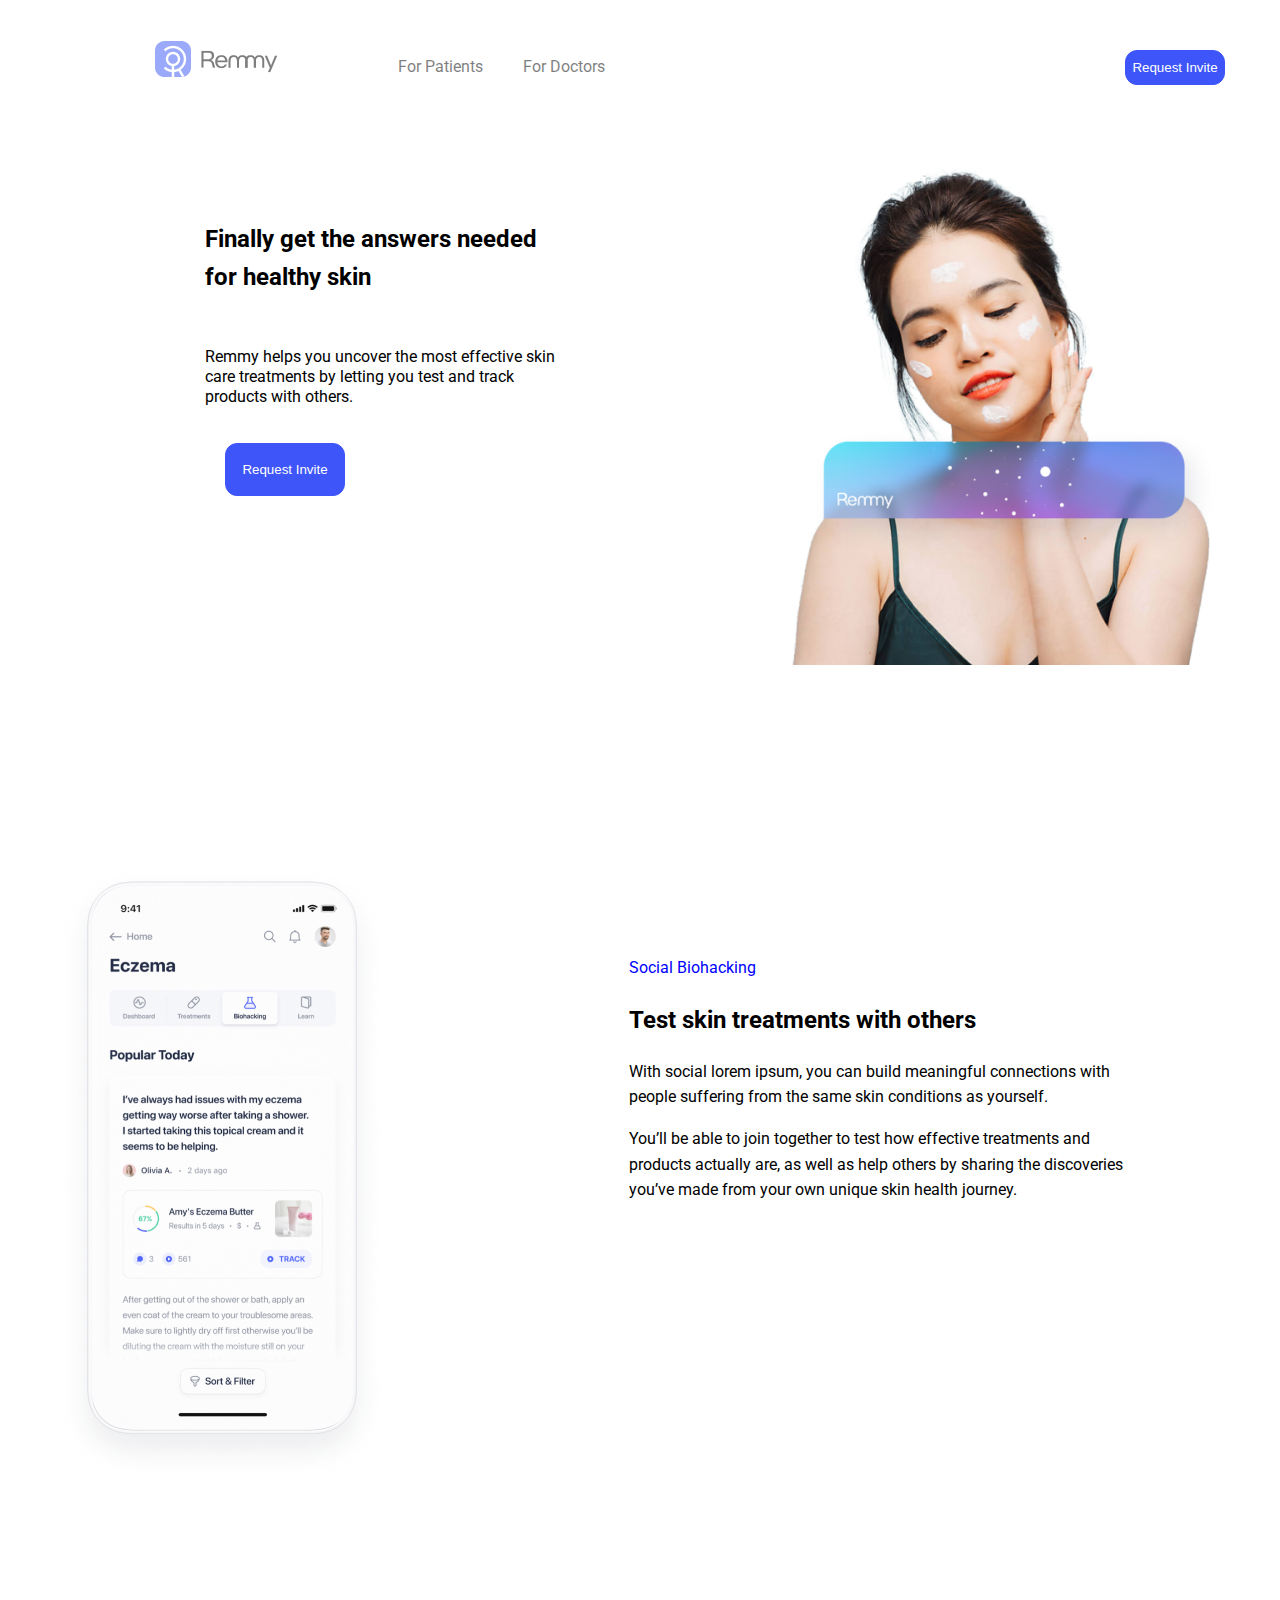
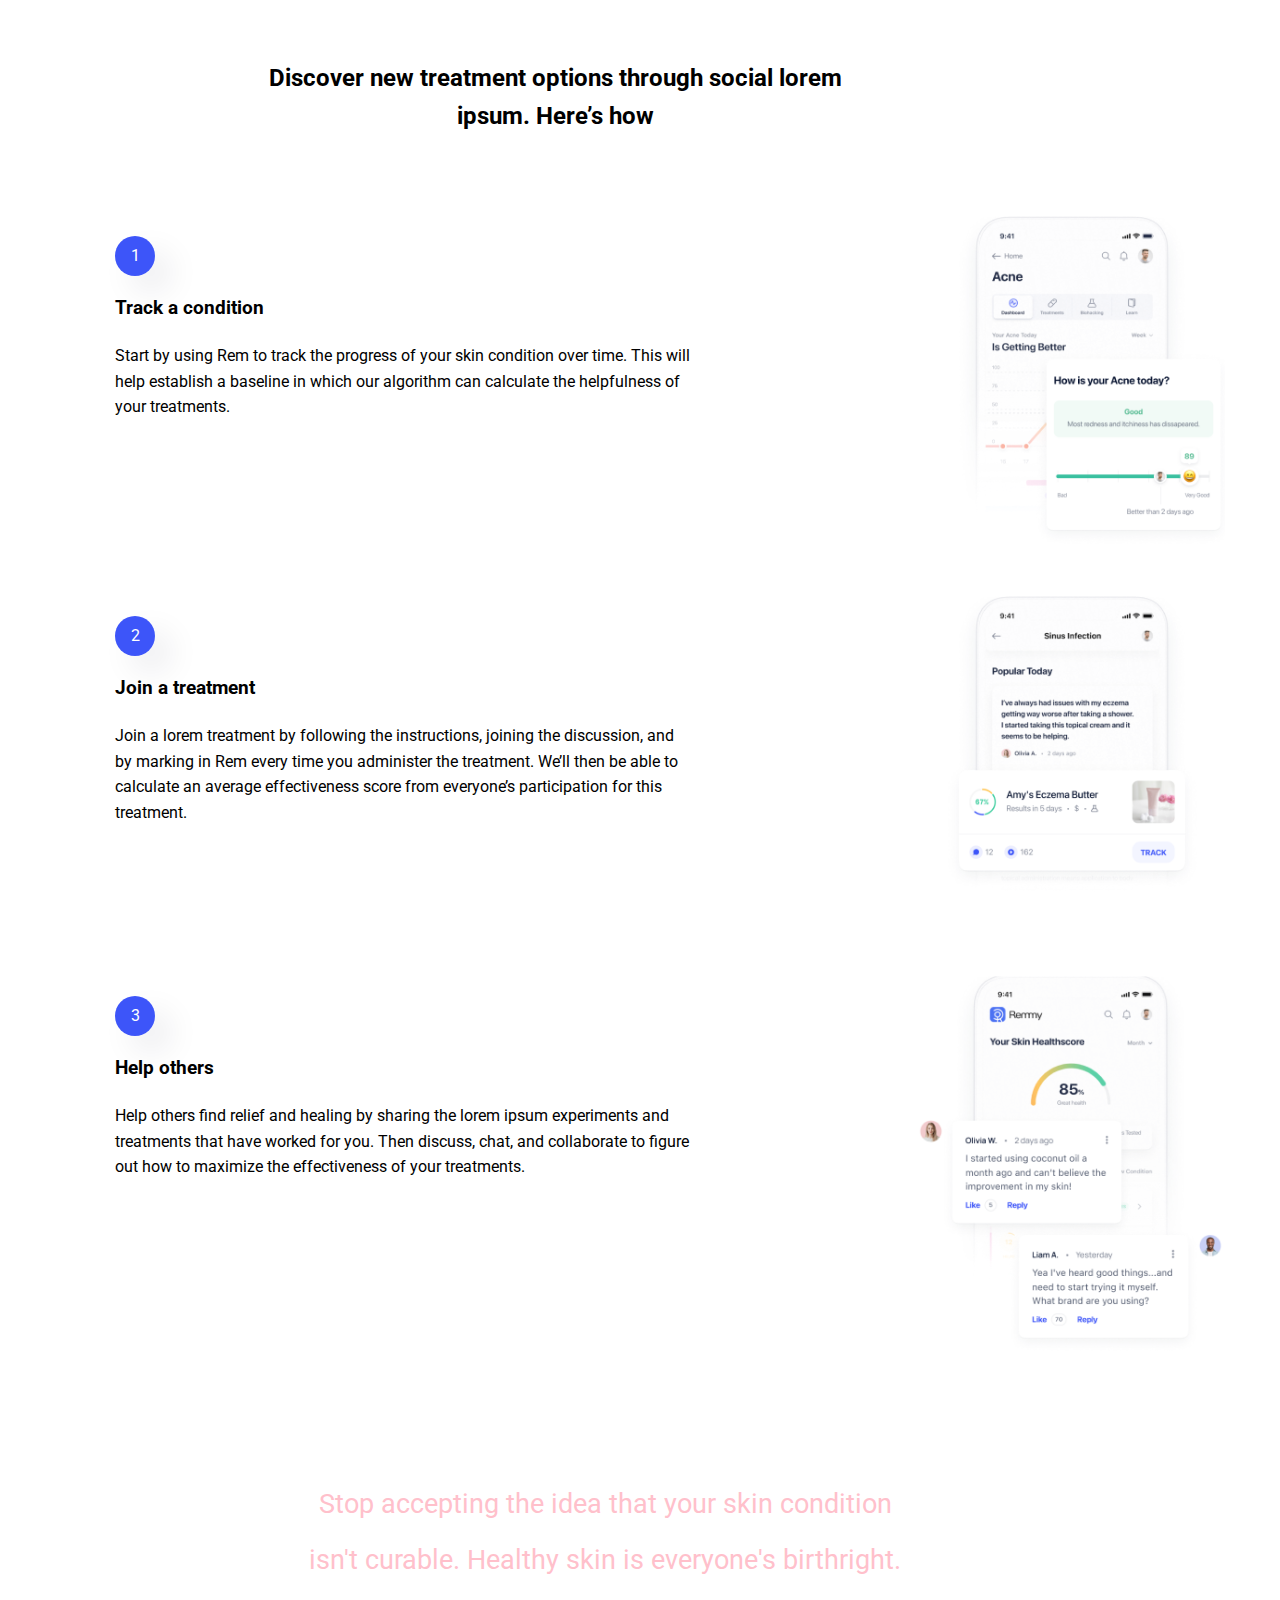
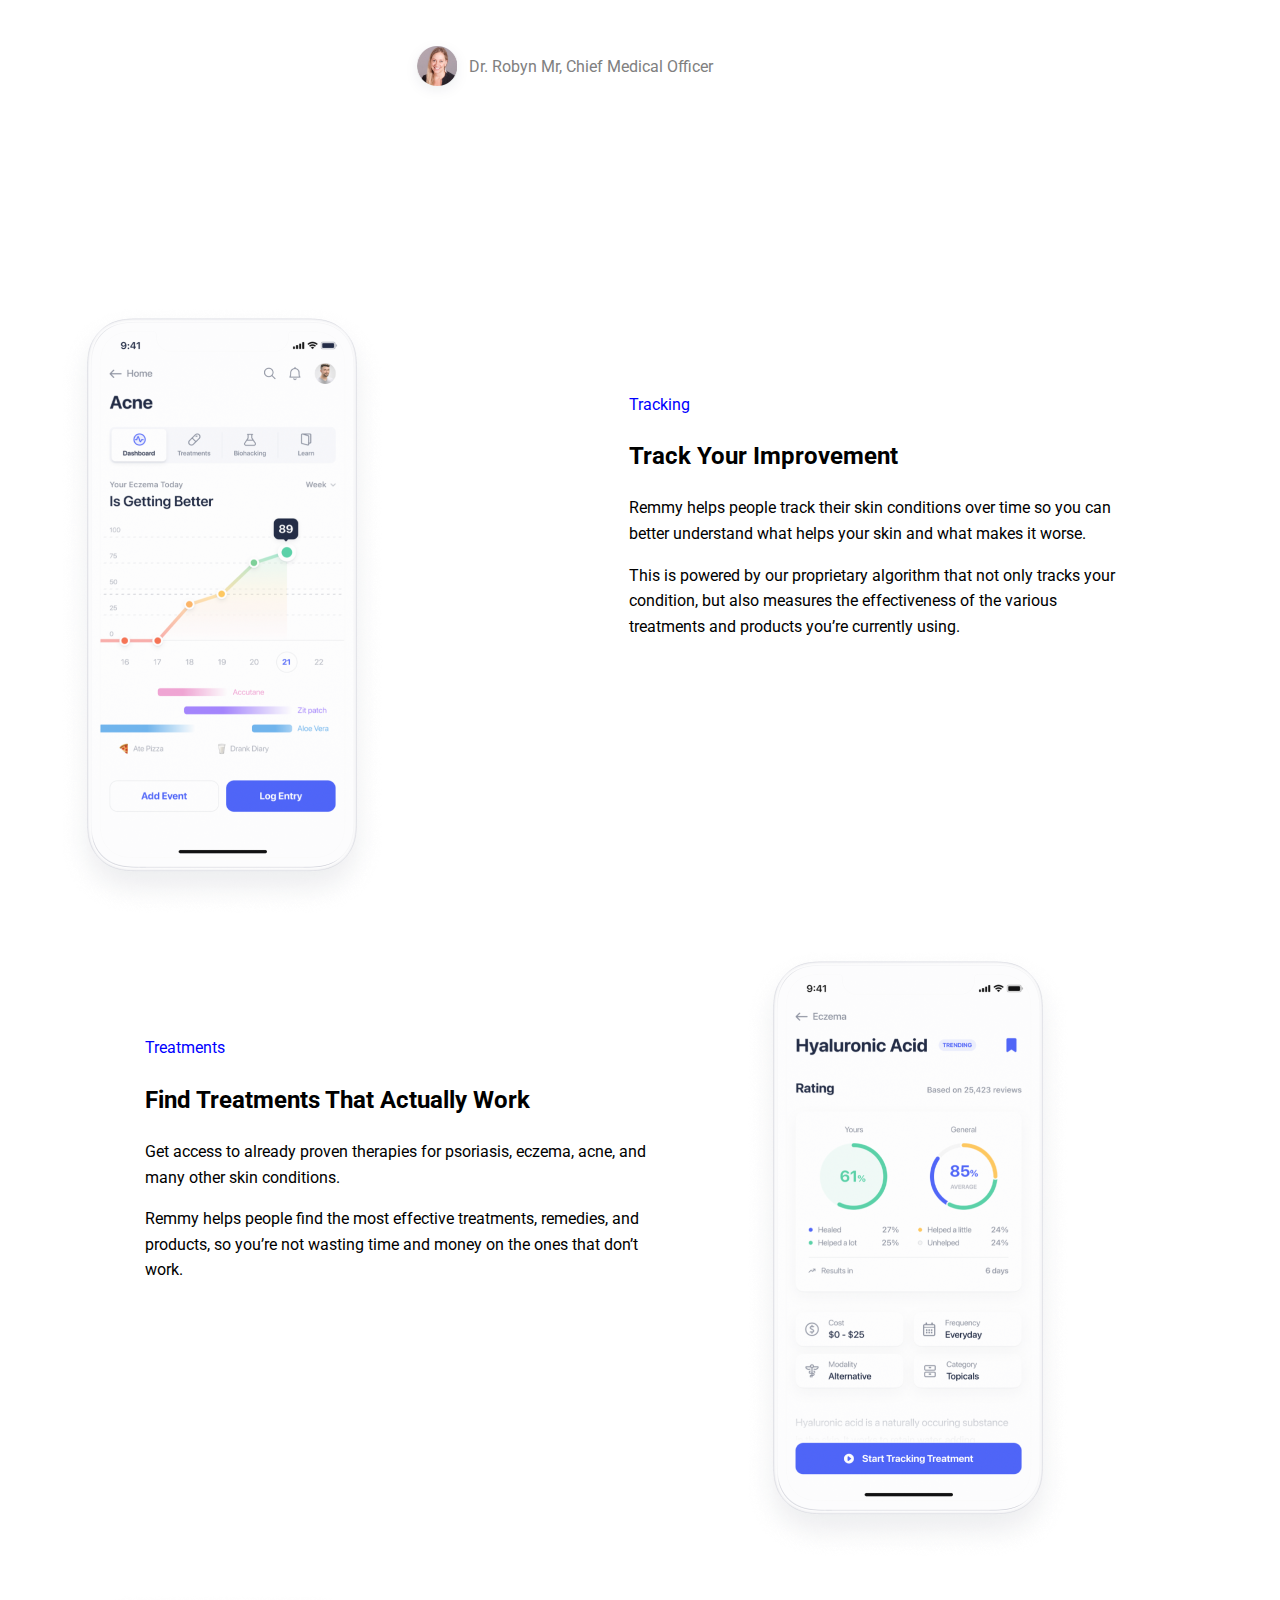
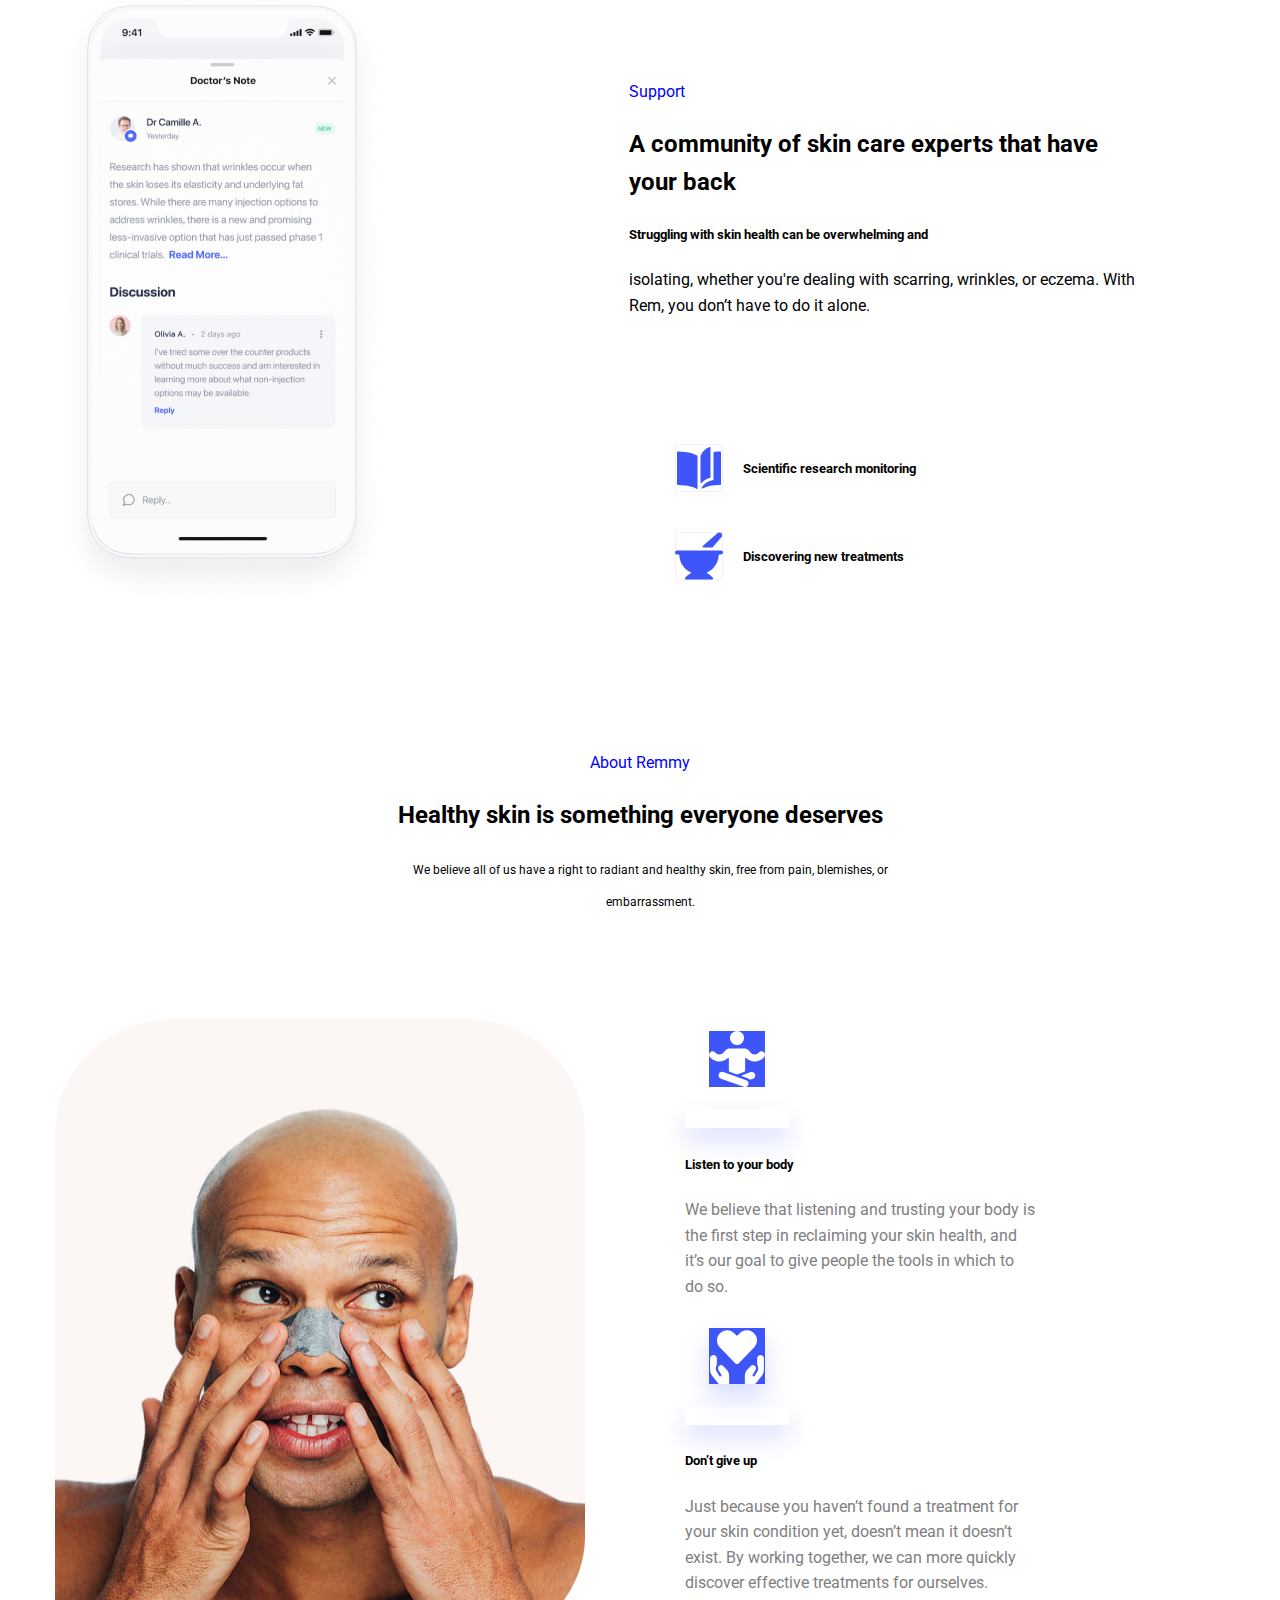
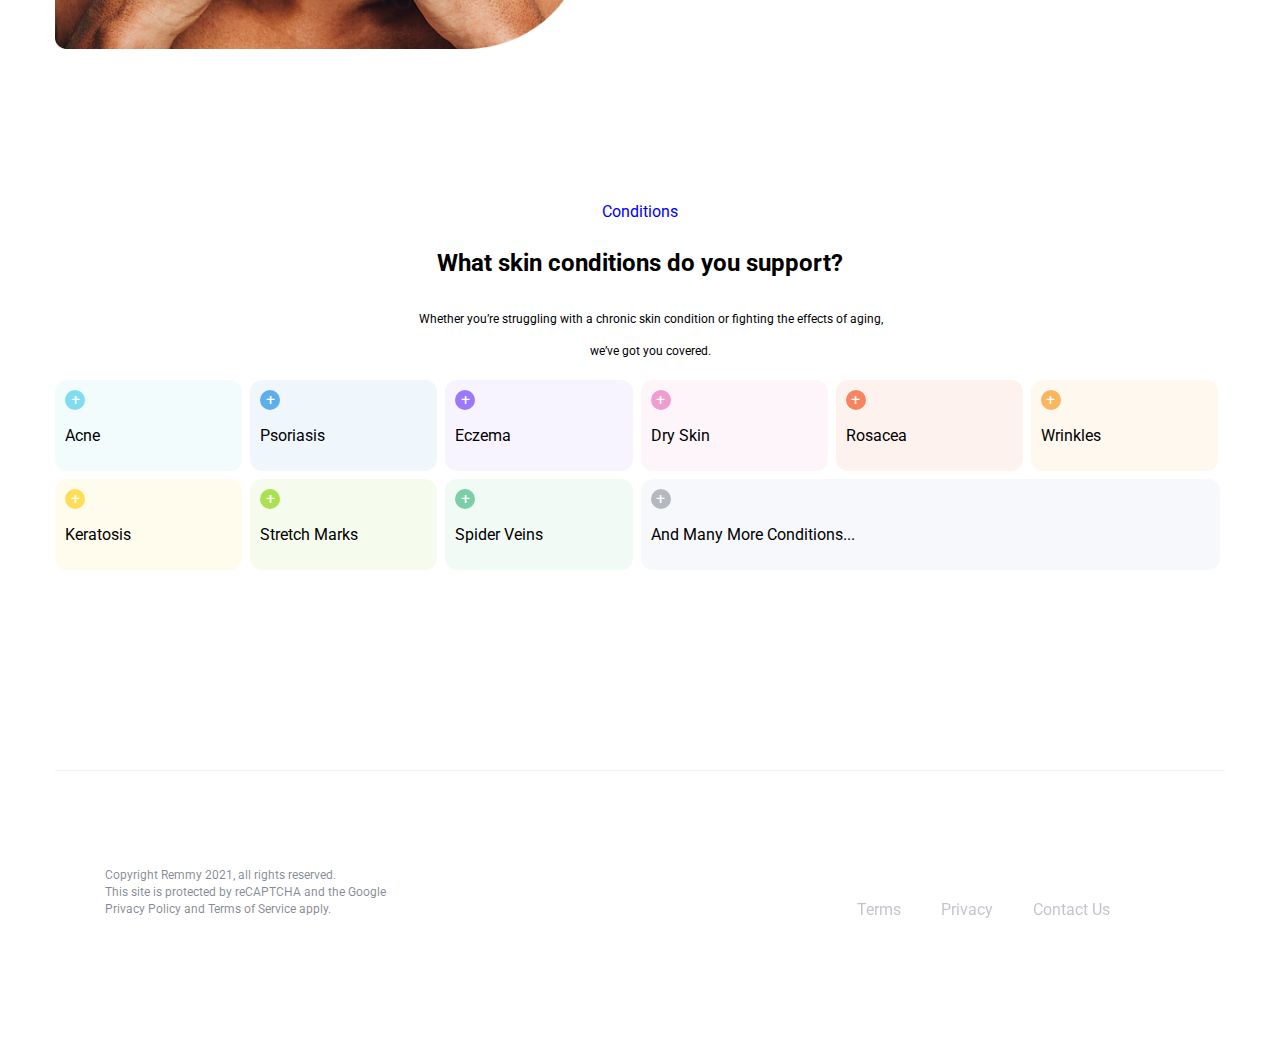
<file: index.html>
<!DOCTYPE html>
<html lang="en">
  <head>
    <meta charset="UTF-8" />
    <meta http-equiv="X-UA-Compatible" content="IE=edge" />
    <meta name="viewport" content="width=device-width, initial-scale=1.0" />
    <title>Remmy</title>
    <link rel="preconnect" href="https://fonts.googleapis.com" />
    <link rel="preconnect" href="https://fonts.gstatic.com" crossorigin />
    <link
      href="https://fonts.googleapis.com/css2?family=Roboto&display=swap"
      rel="stylesheet"
    />
    <link rel="stylesheet" href="./exam/main.css" />
  </head>
  <body>
    <header class="main-header">
      <div class="container">
        <nav class="main-nav">
          <ul>
            <li>
              <a href="#">
                <h1>
                  <img
                    class="logo"
                    src="./picture/header-icon.svg"
                    alt="r-icon"
                  />
                </h1>
              </a>
            </li>
            <li>
              <a href="#">For Patients</a>
            </li>
            <li>
              <a href="#">For Doctors</a>
            </li>
            <button class="btn btn-primary">Request Invite</button>
          </ul>
        </nav>
      </div>
    </header>

    <main>
      <section class="section">
        <div class="container">
          <div class="word">
            <div class="section-inner">
              <h2>Finally get the answers needed for healthy skin</h2>
              <p>
                Remmy helps you uncover the most effective skin care treatments
                by letting you test and track products with others.
              </p>
              <a href="#">
                <button class="btn btn-special">Request Invite</button>
              </a>
            </div>
            <img class="girl-photo" src="./picture/girl.png" alt="girl-photo" />
          </div>
        </div>
      </section>

      <section class="section_2">
        <div class="container">
          <div class="all">
            <div class="section-img">
              <img src="./picture/img-1.png" alt="phone img-1" />
            </div>
            <div class="content">
              <span class="span">Social Biohacking</span>
              <h2>Test skin treatments with others</h2>
              <p>
                With social lorem ipsum, you can build meaningful connections
                with people suffering from the same skin conditions as yourself.
              </p>
              <p>
                You’ll be able to join together to test how effective treatments
                and products actually are, as well as help others by sharing the
                discoveries you’ve made from your own unique skin health
                journey.
              </p>
            </div>
          </div>
        </div>
      </section>

      <section class="section_3">
        <div class="container">
          <div class="discover">
            <h2 class="h2">
              Discover new treatment options through social lorem ipsum. Here’s
              how
            </h2>
            <div class="one">
              <div class="words">
                <span class="track-a-condition">1</span>
                <h3>Track a condition</h3>
                <p>
                  Start by using Rem to track the progress of your skin
                  condition over time. This will help establish a baseline in
                  which our algorithm can calculate the helpfulness of your
                  treatments.
                </p>
              </div>
              <img
                class="phone-img_3"
                src="./picture/img-2.png"
                alt="phone-img_2"
              />
            </div>

            <div class="one">
              <div class="words">
                <span class="track-a-condition">2</span>
                <h3>Join a treatment</h3>
                <p>
                  Join a lorem treatment by following the instructions, joining
                  the discussion, and by marking in Rem every time you
                  administer the treatment. We’ll then be able to calculate an
                  average effectiveness score from everyone’s participation for
                  this treatment.
                </p>
              </div>
              <img
                class="phone-img_3"
                src="./picture/img-3.png"
                alt="phone-img_3"
              />
            </div>

            <div class="one">
              <div class="words">
                <span class="track-a-condition">3</span>
                <h3>Help others</h3>
                <p>
                  Help others find relief and healing by sharing the lorem ipsum
                  experiments and treatments that have worked for you. Then
                  discuss, chat, and collaborate to figure out how to maximize
                  the effectiveness of your treatments.
                </p>
              </div>
              <img
                class="phone-img_3"
                src="./picture/img-4.png"
                alt="phone-img_4"
              />
            </div>
          </div>
        </div>
      </section>

      <section>
        <div class="container">
          <div class="pink-text">
            <h3 class="h3">
              Stop accepting the idea that your skin condition isn't curable.
              Healthy skin is everyone's birthright.
            </h3>
            <div class="display">
              <img src="./picture/girl-icon.svg" alt="girl-photo" />
              <p class="p">Dr. Robyn Mr, Chief Medical Officer</p>
            </div>
          </div>
        </div>
      </section>

      <section class="section_2">
        <div class="container">
          <div class="all">
            <div class="section-img">
              <img src="./picture/img-5.png" alt="phone img-5" />
            </div>
            <div class="content">
              <span class="span">Tracking</span>
              <h2>Track Your Improvement</h2>
              <p>
                Remmy helps people track their skin conditions over time so you
                can better understand what helps your skin and what makes it
                worse.
              </p>
              <p>
                This is powered by our proprietary algorithm that not only
                tracks your condition, but also measures the effectiveness of
                the various treatments and products you’re currently using.
              </p>
            </div>
          </div>
        </div>
      </section>

      <section class="section_2">
        <div class="container">
          <div class="external">
            <div class="section-img">
              <img src="./picture/img-6.png" alt="phone img-6" />
            </div>
            <div class="content">
              <span class="span">Treatments</span>
              <h2>Find Treatments That Actually Work</h2>
              <p>
                Get access to already proven therapies for psoriasis, eczema,
                acne, and many other skin conditions.
              </p>
              <p>
                Remmy helps people find the most effective treatments, remedies,
                and products, so you’re not wasting time and money on the ones
                that don’t work.
              </p>
            </div>
          </div>
        </div>
      </section>

      <section class="section_2">
        <div class="container">
          <div class="all">
            <div class="section-img">
              <img src="./picture/img-7.png" alt="phone img-7" />
            </div>
            <div class="content">
              <span class="span">Support</span>
              <h2>A community of skin care experts that have your back</h2>
              <h5>Struggling with skin health can be overwhelming and</h5>
              <p>
                isolating, whether you're dealing with scarring, wrinkles, or
                eczema. With Rem, you don’t have to do it alone.
              </p>
            </div>
          </div>
          <div class="icon">
            <div class="icon_word">
              <img class="book" src="./picture/Frame1.svg" alt="book" />
              <h5>Scientific research monitoring</h5>
            </div>
            <div class="icon_word">
              <img class="book" src="./picture/Frame2.svg" alt="cap" />
              <h5>Discovering new treatments</h5>
            </div>
          </div>
        </div>
      </section>

      <section>
        <div class="container">
          <div class="wrapper">
            <div class="about-remmy">
              <span class="span">About Remmy</span>
              <h2>Healthy skin is something everyone deserves</h2>
              <p>
                We believe all of us have a right to radiant and healthy skin,
                free from pain, blemishes, or embarrassment.
              </p>
            </div>
            <div class="remmy">
              <img
                class="man-picture"
                src="./picture/boy.png"
                alt="man-photo"
              />
              <div class="class">
                <div class="first-icon">
                  <h5>Listen to your body</h5>
                  <p class="p">
                    We believe that listening and trusting your body is the
                    first step in reclaiming your skin health, and it’s our goal
                    to give people the tools in which to do so.
                  </p>
                </div>
                <div class="last-icon">
                  <h5>Don’t give up</h5>
                  <p class="p">
                    Just because you haven’t found a treatment for your skin
                    condition yet, doesn’t mean it doesn’t exist. By working
                    together, we can more quickly discover effective treatments
                    for ourselves.
                  </p>
                </div>
              </div>
            </div>
          </div>
        </div>
      </section>

      <section>
        <div class="container">
          <div class="wrapper">
            <div class="about-remmy">
              <span class="span">Conditions</span>
              <h2>What skin conditions do you support?</h2>
              <p>
                Whether you’re struggling with a chronic skin condition or
                fighting the effects of aging, we’ve got you covered.
              </p>
            </div>
          </div>
          <div class="last-section">
            <div class="box box-1">
              <span class="plus plus-1">+</span>
              <p>Acne</p>
            </div>
            <div class="box box-2">
              <span class="plus plus-2">+</span>
              <p>Psoriasis</p>
            </div>
            <div class="box box-3">
              <span class="plus plus-3">+</span>
              <p>Eczema</p>
            </div>
            <div class="box box-4">
              <span class="plus plus-4">+</span>
              <p>Dry Skin</p>
            </div>
            <div class="box box-5">
              <span class="plus plus-5">+</span>
              <p>Rosacea</p>
            </div>
            <div class="box box-6">
              <span class="plus plus-6">+</span>
              <p>Wrinkles</p>
            </div>
            <div class="box box-7">
              <span class="plus plus-7">+</span>
              <p>Keratosis</p>
            </div>
            <div class="box box-8">
              <span class="plus plus-8">+</span>
              <p>Stretch Marks</p>
            </div>
            <div class="box box-9">
              <span class="plus plus-9">+</span>
              <p>Spider Veins</p>
            </div>
            <div class="box-10">
              <span class="plus plus-10">+</span>
              <p>And Many More Conditions...</p>
            </div>
          </div>
        </div>
      </section>
    </main>

    <footer>
      <nav class="footer-nav">
        <div class="container">
          <div class="border">
            <div class="footer-word">
              <p>Copyright Remmy 2021, all rights reserved.</p>
              <p>This site is protected by reCAPTCHA and the Google</p>
              <p>Privacy Policy and Terms of Service apply.</p>
            </div>
            <div class="footer">
              <ul>
                <li>
                  <a href="#">Terms</a>
                </li>
                <li>
                  <a href="#">Privacy</a>
                </li>
                <li>
                  <a href="#">Contact Us</a>
                </li>
              </ul>
            </div>
          </div>
        </div>
      </nav>
    </footer>
  </body>
</html>
</file>
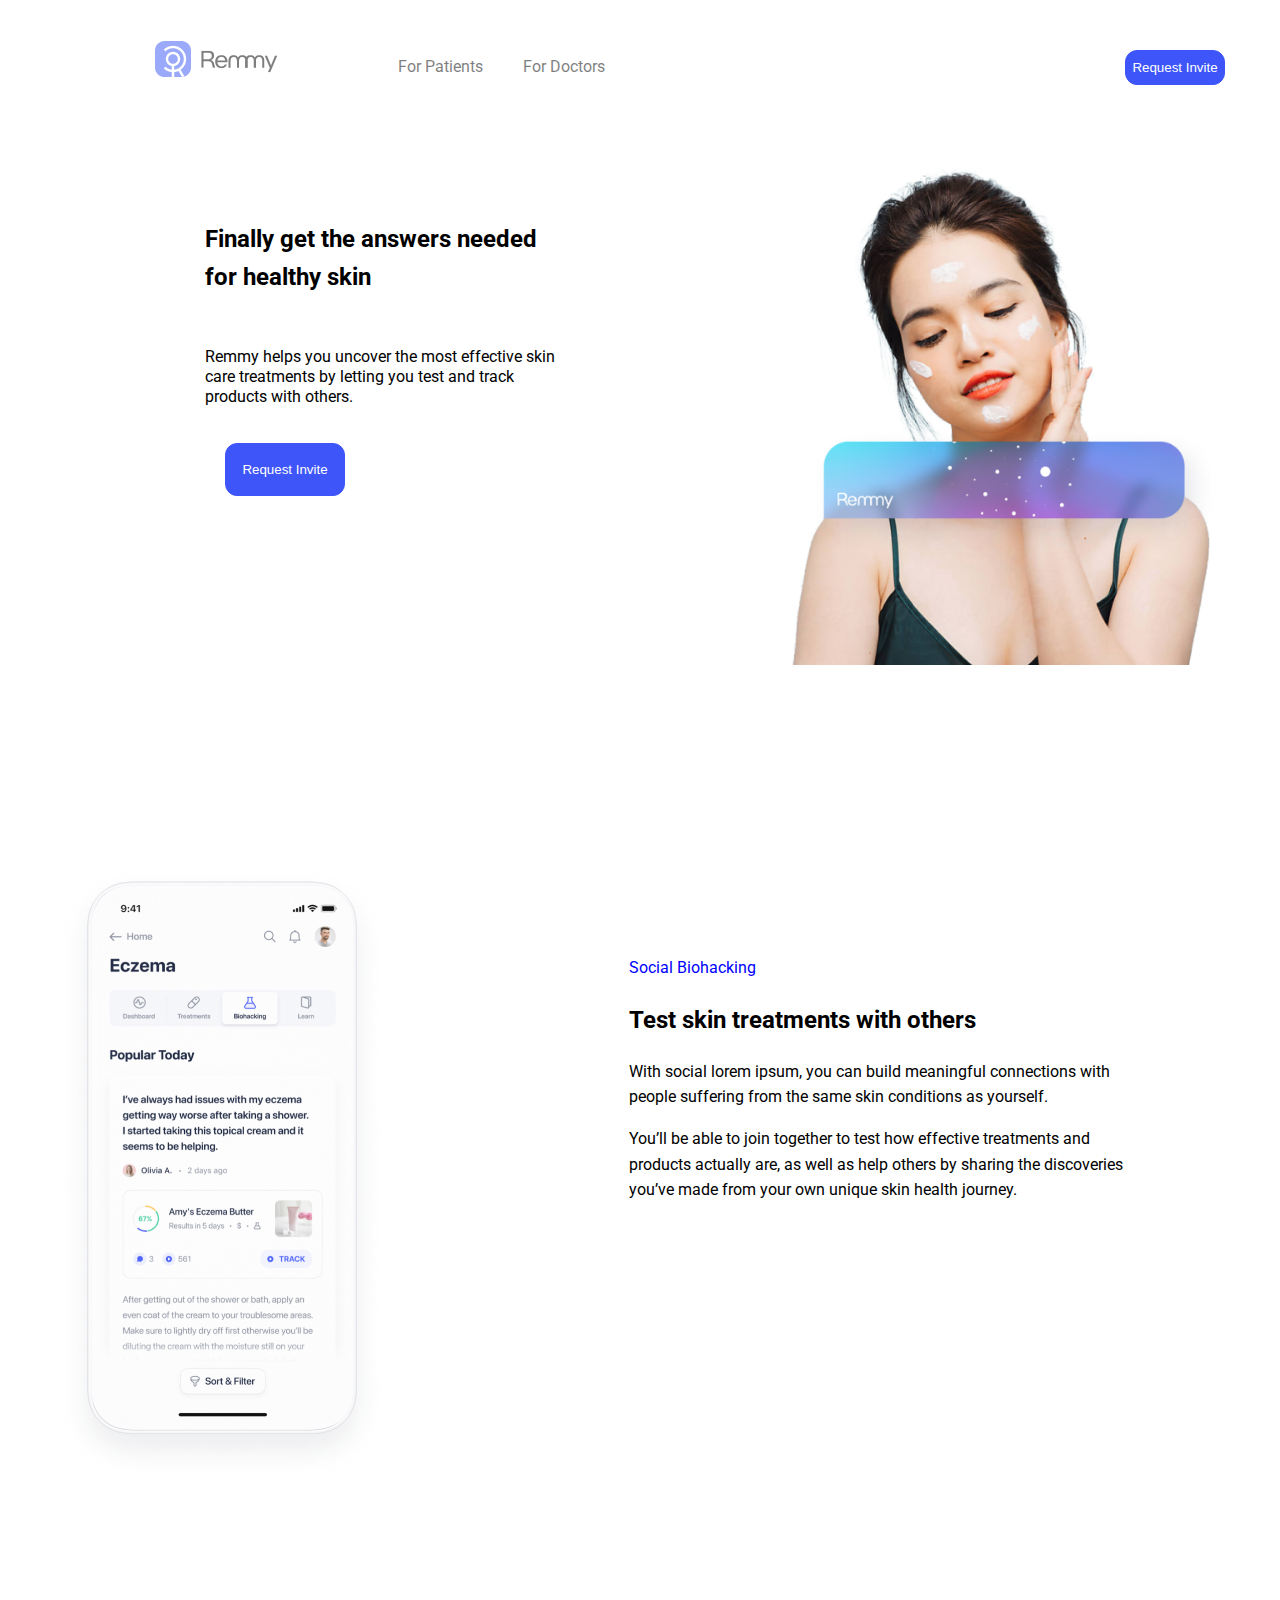
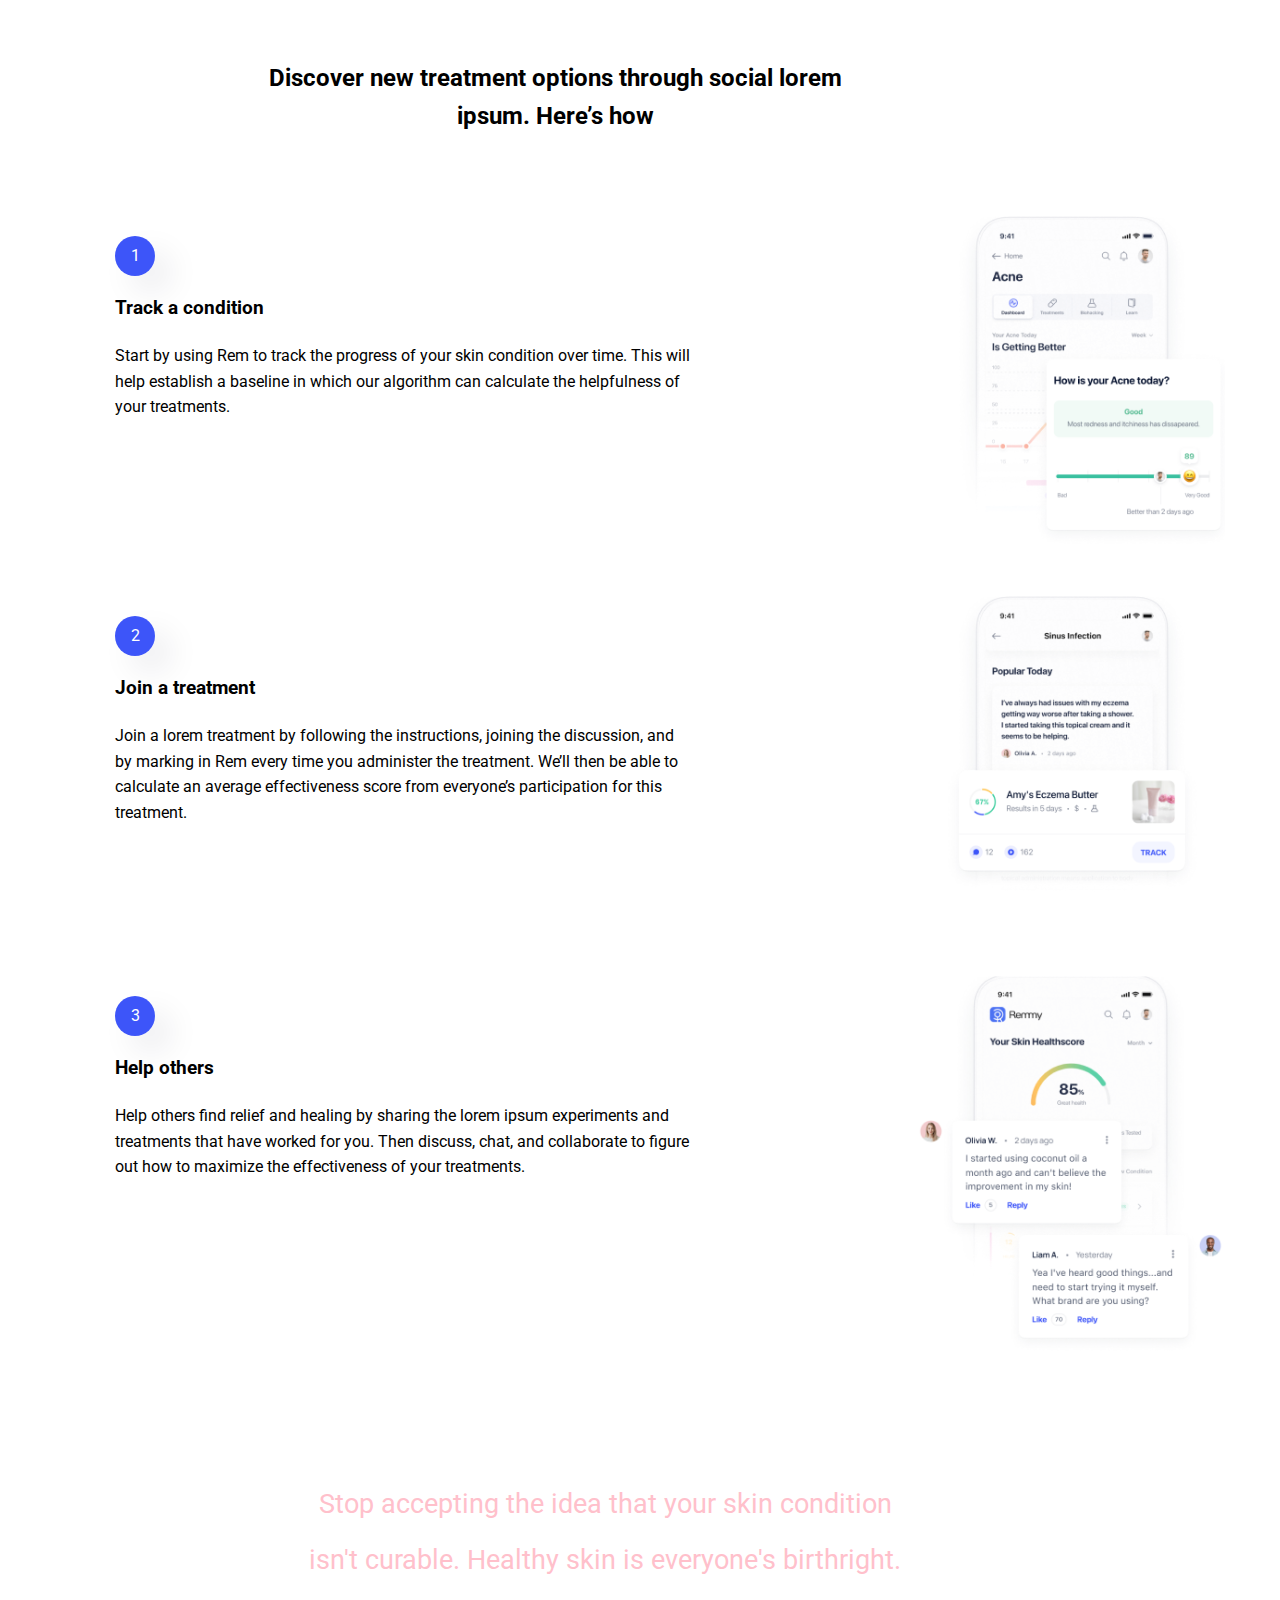
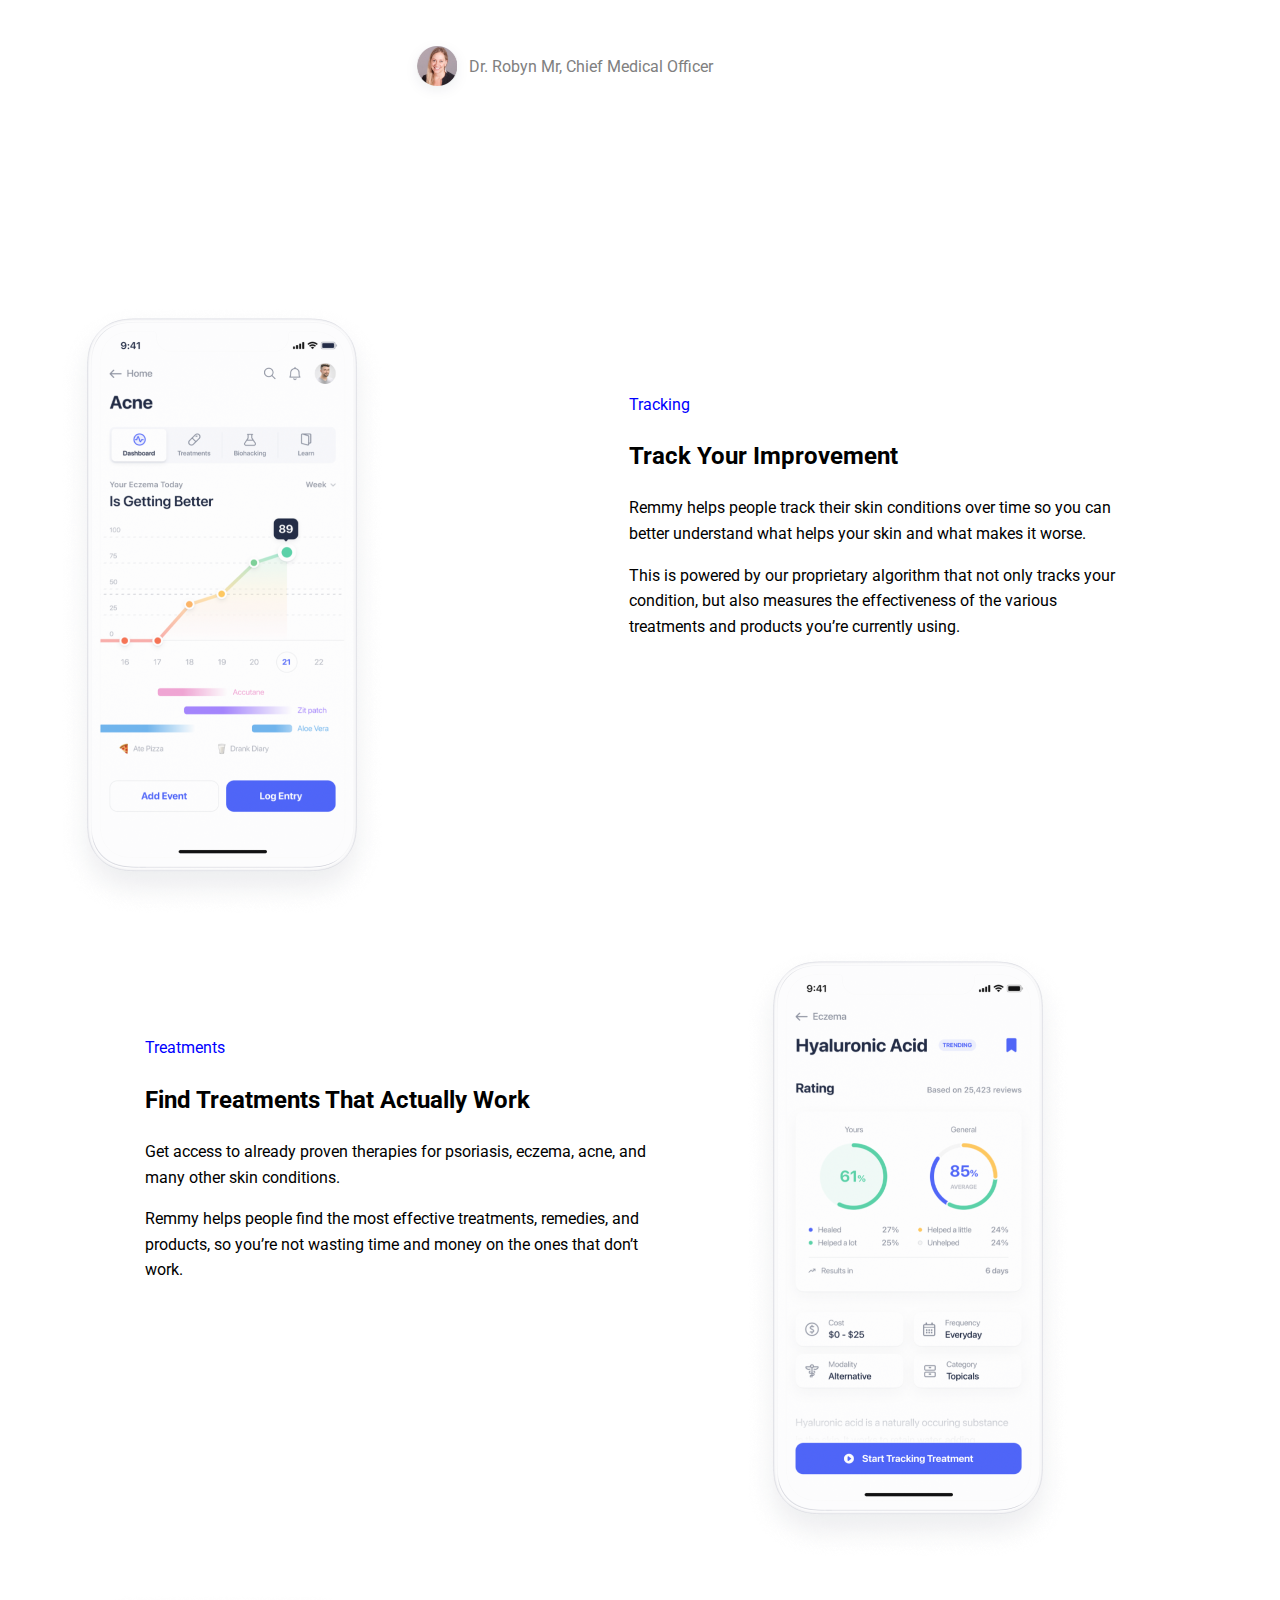
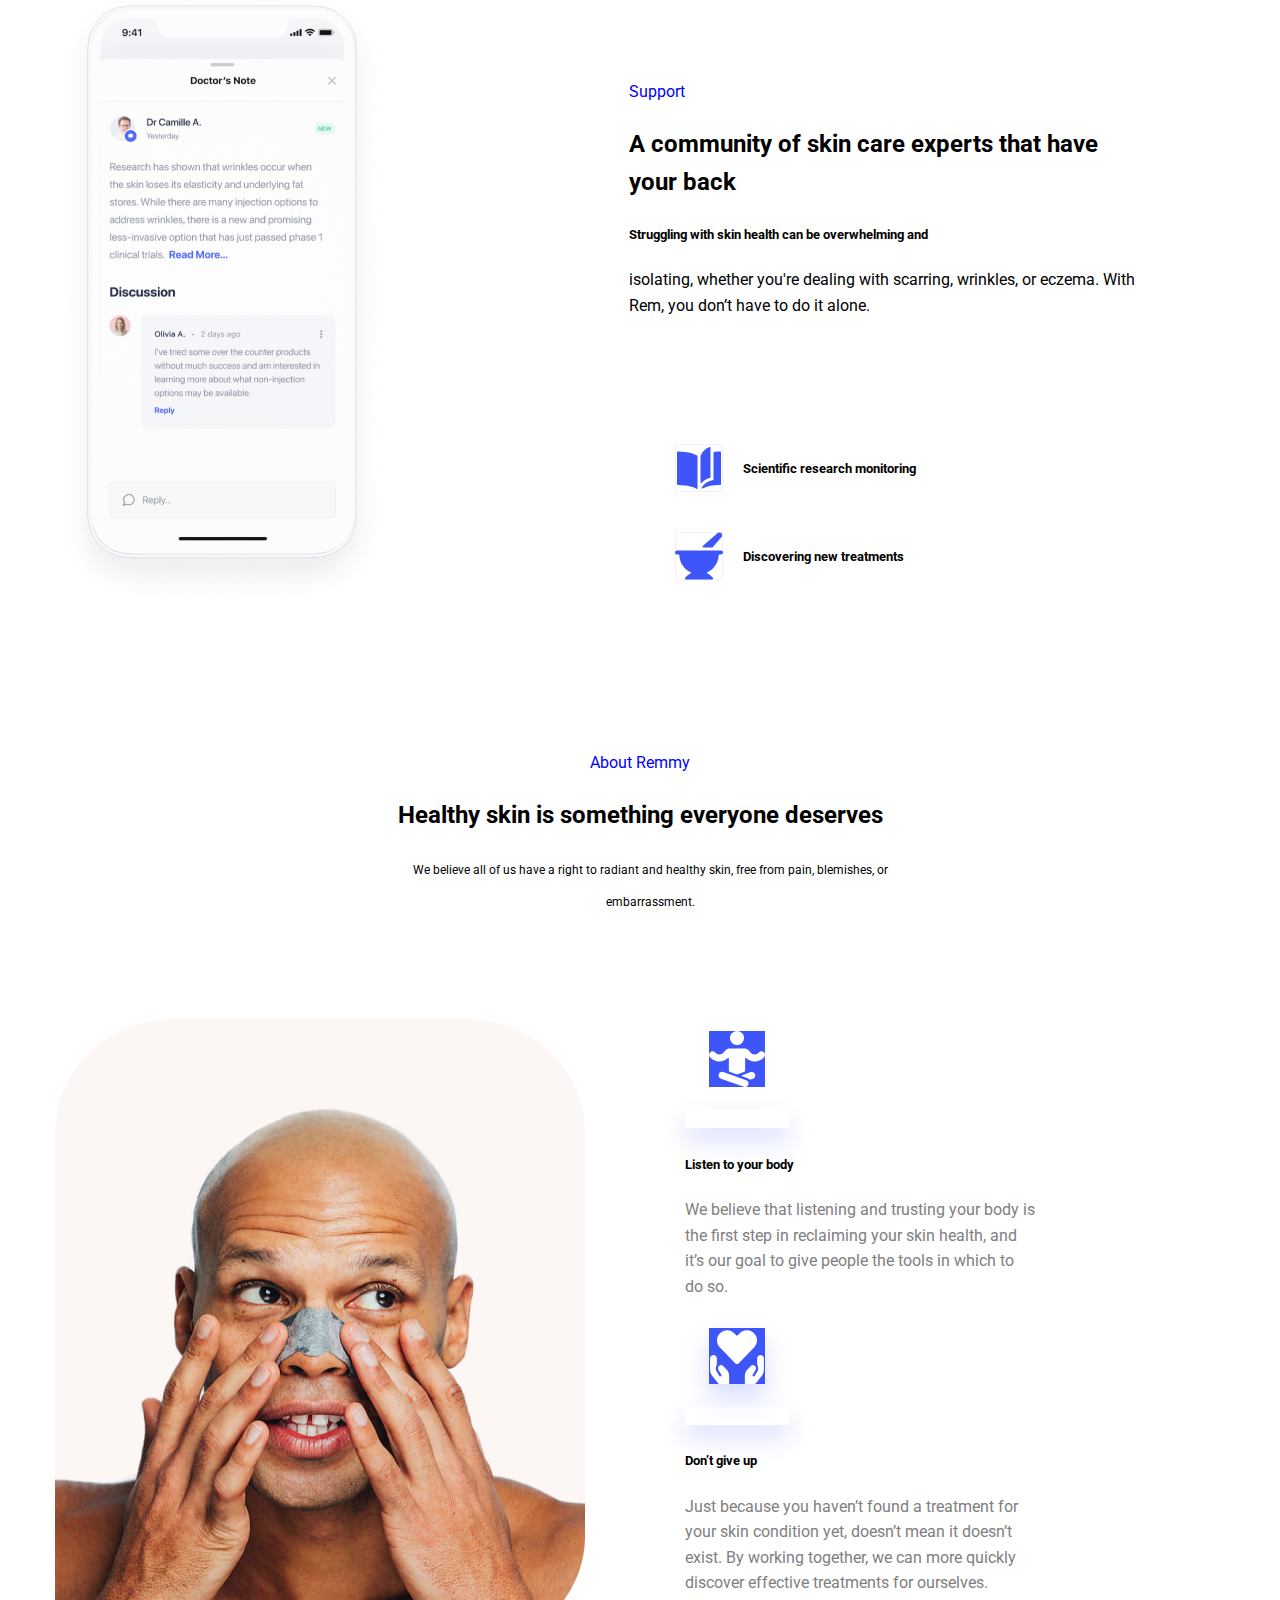
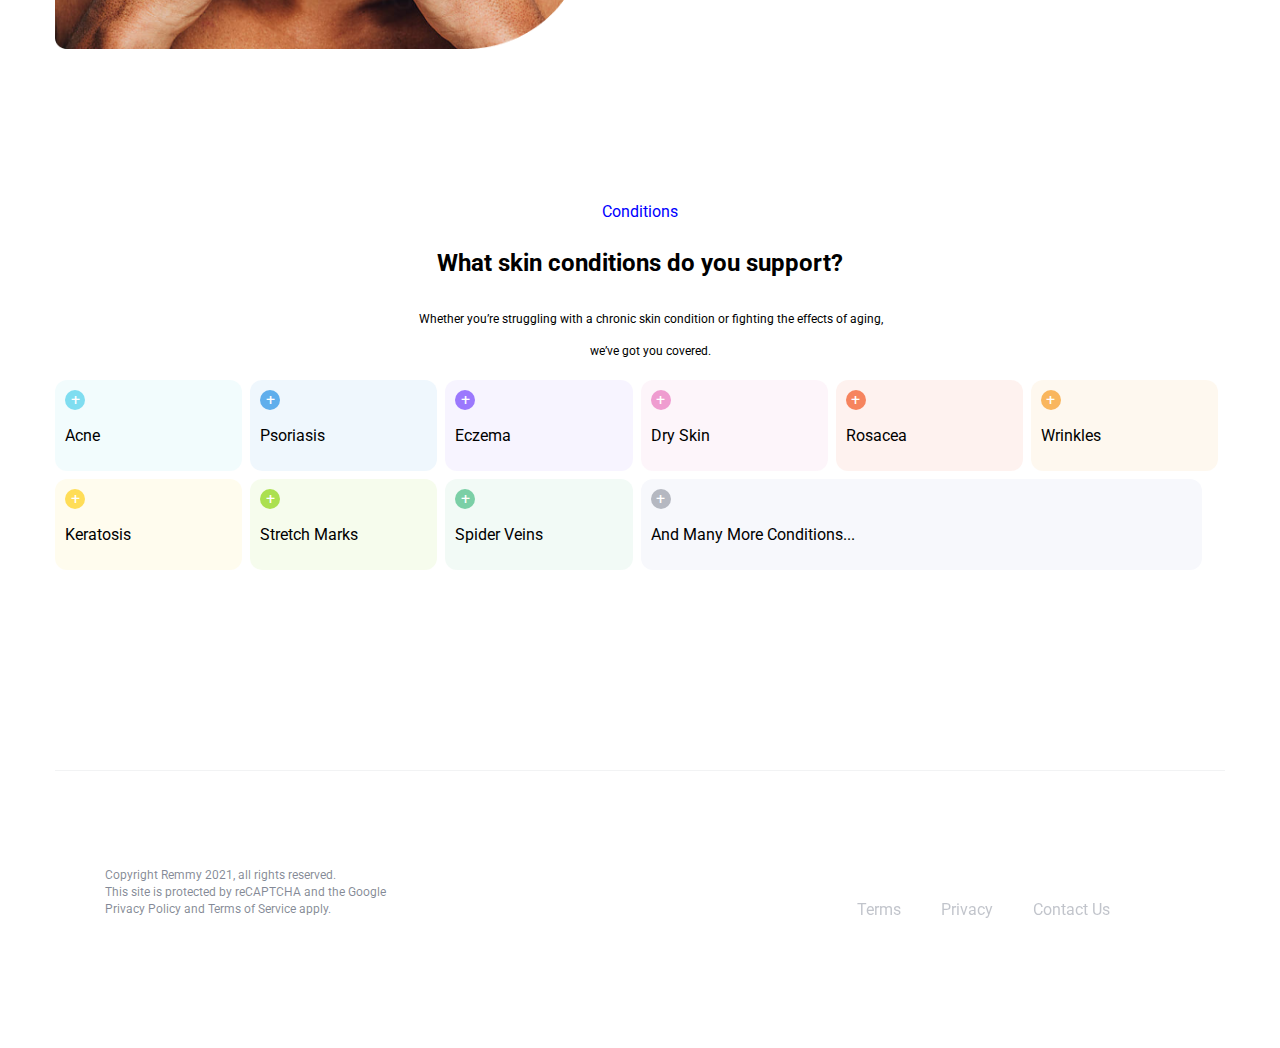
<file: exam.html>
<!DOCTYPE html>
<html lang="en">
  <head>
    <meta charset="UTF-8" />
    <meta http-equiv="X-UA-Compatible" content="IE=edge" />
    <meta name="viewport" content="width=device-width, initial-scale=1.0" />
    <title>EXAM:):</title>
    <link rel="preconnect" href="https://fonts.googleapis.com" />
    <link rel="preconnect" href="https://fonts.gstatic.com" crossorigin />
    <link
      href="https://fonts.googleapis.com/css2?family=Roboto&display=swap"
      rel="stylesheet"
    />
    <link rel="stylesheet" href="./exam/exam.css" />
  </head>
  <body>
    <header class="main-header">
      <div class="container">
        <nav class="main-nav">
          <ul>
            <li>
              <a href="#">
                <h1>
                  <img
                    class="logo"
                    src="./picture/header-icon.svg"
                    alt="r-icon"
                  />
                </h1>
              </a>
            </li>
            <li>
              <a href="#">For Patients</a>
            </li>
            <li>
              <a href="#">For Doctors</a>
            </li>
            <button class="btn btn-primary">Request Invite</button>
          </ul>
        </nav>
      </div>
    </header>

    <main>
      <section class="section">
        <div class="container">
          <div class="word">
            <div class="section-inner">
              <h2>Finally get the answers needed for healthy skin</h2>
              <p>
                Remmy helps you uncover the most effective skin care treatments
                by letting you test and track products with others.
              </p>
              <a href="#">
                <button class="btn btn-special">Request Invite</button>
              </a>
            </div>
            <img class="girl-photo" src="./picture/girl.png" alt="girl-photo" />
          </div>
        </div>
      </section>

      <section class="section_2">
        <div class="container">
          <div class="all">
            <div class="section-img">
              <img src="./picture/img-1.png" alt="phone img-1" />
            </div>
            <div class="content">
              <span class="span">Social Biohacking</span>
              <h2>Test skin treatments with others</h2>
              <p>
                With social lorem ipsum, you can build meaningful connections
                with people suffering from the same skin conditions as yourself.
              </p>
              <p>
                You’ll be able to join together to test how effective treatments
                and products actually are, as well as help others by sharing the
                discoveries you’ve made from your own unique skin health
                journey.
              </p>
            </div>
          </div>
        </div>
      </section>

      <section class="section_3">
        <div class="container">
          <div class="discover">
            <h2 class="h2">
              Discover new treatment options through social lorem ipsum. Here’s
              how
            </h2>
            <div class="one">
              <div class="words">
                <span class="track-a-condition">1</span>
                <h3>Track a condition</h3>
                <p>
                  Start by using Rem to track the progress of your skin
                  condition over time. This will help establish a baseline in
                  which our algorithm can calculate the helpfulness of your
                  treatments.
                </p>
              </div>
              <img
                class="phone-img_3"
                src="./picture/img-2.png"
                alt="phone-img_2"
              />
            </div>

            <div class="one">
              <div class="words">
                <span class="track-a-condition">2</span>
                <h3>Join a treatment</h3>
                <p>
                  Join a lorem treatment by following the instructions, joining
                  the discussion, and by marking in Rem every time you
                  administer the treatment. We’ll then be able to calculate an
                  average effectiveness score from everyone’s participation for
                  this treatment.
                </p>
              </div>
              <img
                class="phone-img_3"
                src="./picture/img-3.png"
                alt="phone-img_3"
              />
            </div>

            <div class="one">
              <div class="words">
                <span class="track-a-condition">3</span>
                <h3>Help others</h3>
                <p>
                  Help others find relief and healing by sharing the lorem ipsum
                  experiments and treatments that have worked for you. Then
                  discuss, chat, and collaborate to figure out how to maximize
                  the effectiveness of your treatments.
                </p>
              </div>
              <img
                class="phone-img_3"
                src="./picture/img-4.png"
                alt="phone-img_4"
              />
            </div>
          </div>
        </div>
      </section>

      <section>
        <div class="container">
          <div class="pink-text">
            <h3 class="h3">
              Stop accepting the idea that your skin condition isn't curable.
              Healthy skin is everyone's birthright.
            </h3>
            <div class="display">
              <img src="./picture/girl-icon.svg" alt="girl-photo" />
              <p class="p">Dr. Robyn Mr, Chief Medical Officer</p>
            </div>
          </div>
        </div>
      </section>

      <section class="section_2">
        <div class="container">
          <div class="all">
            <div class="section-img">
              <img src="./picture/img-5.png" alt="phone img-5" />
            </div>
            <div class="content">
              <span class="span">Tracking</span>
              <h2>Track Your Improvement</h2>
              <p>
                Remmy helps people track their skin conditions over time so you
                can better understand what helps your skin and what makes it
                worse.
              </p>
              <p>
                This is powered by our proprietary algorithm that not only
                tracks your condition, but also measures the effectiveness of
                the various treatments and products you’re currently using.
              </p>
            </div>
          </div>
        </div>
      </section>

      <section class="section_2">
        <div class="container">
          <div class="external">
            <div class="section-img">
              <img src="./picture/img-6.png" alt="phone img-6" />
            </div>
            <div class="content">
              <span class="span">Treatments</span>
              <h2>Find Treatments That Actually Work</h2>
              <p>
                Get access to already proven therapies for psoriasis, eczema,
                acne, and many other skin conditions.
              </p>
              <p>
                Remmy helps people find the most effective treatments, remedies,
                and products, so you’re not wasting time and money on the ones
                that don’t work.
              </p>
            </div>
          </div>
        </div>
      </section>

      <section class="section_2">
        <div class="container">
          <div class="all">
            <div class="section-img">
              <img src="./picture/img-7.png" alt="phone img-7" />
            </div>
            <div class="content">
              <span class="span">Support</span>
              <h2>A community of skin care experts that have your back</h2>
              <h5>Struggling with skin health can be overwhelming and</h5>
              <p>
                isolating, whether you're dealing with scarring, wrinkles, or
                eczema. With Rem, you don’t have to do it alone.
              </p>
            </div>
          </div>
          <div class="icon">
            <div class="icon_word">
              <img class="book" src="./picture/Frame1.svg" alt="book" />
              <h5>Scientific research monitoring</h5>
            </div>
            <div class="icon_word">
              <img class="book" src="./picture/Frame2.svg" alt="cap" />
              <h5>Discovering new treatments</h5>
            </div>
          </div>
        </div>
      </section>

      <section>
        <div class="container">
          <div class="wrapper">
            <div class="about-remmy">
              <span class="span">About Remmy</span>
              <h2>Healthy skin is something everyone deserves</h2>
              <p>
                We believe all of us have a right to radiant and healthy skin,
                free from pain, blemishes, or embarrassment.
              </p>
            </div>
            <div class="remmy">
              <img
                class="man-picture"
                src="./picture/boy.png"
                alt="man-photo"
              />
              <div class="class">
                <div class="first-icon">
                  <h5>Listen to your body</h5>
                  <p class="p">
                    We believe that listening and trusting your body is the
                    first step in reclaiming your skin health, and it’s our goal
                    to give people the tools in which to do so.
                  </p>
                </div>
                <div class="last-icon">
                  <h5>Don’t give up</h5>
                  <p class="p">
                    Just because you haven’t found a treatment for your skin
                    condition yet, doesn’t mean it doesn’t exist. By working
                    together, we can more quickly discover effective treatments
                    for ourselves.
                  </p>
                </div>
              </div>
            </div>
          </div>
        </div>
      </section>

      <section>
        <div class="container">
          <div class="wrapper">
            <div class="about-remmy">
              <span class="span">Conditions</span>
              <h2>What skin conditions do you support?</h2>
              <p>
                Whether you’re struggling with a chronic skin condition or
                fighting the effects of aging, we’ve got you covered.
              </p>
            </div>
          </div>
          <div class="last-section">
            <div class="box box-1">
              <span class="plus plus-1">+</span>
              <p>Acne</p>
            </div>
            <div class="box box-2">
              <span class="plus plus-2">+</span>
              <p>Psoriasis</p>
            </div>
            <div class="box box-3">
              <span class="plus plus-3">+</span>
              <p>Eczema</p>
            </div>
            <div class="box box-4">
              <span class="plus plus-4">+</span>
              <p>Dry Skin</p>
            </div>
            <div class="box box-5">
              <span class="plus plus-5">+</span>
              <p>Rosacea</p>
            </div>
            <div class="box box-6">
              <span class="plus plus-6">+</span>
              <p>Wrinkles</p>
            </div>
            <div class="box box-7">
              <span class="plus plus-7">+</span>
              <p>Keratosis</p>
            </div>
            <div class="box box-8">
              <span class="plus plus-8">+</span>
              <p>Stretch Marks</p>
            </div>
            <div class="box box-9">
              <span class="plus plus-9">+</span>
              <p>Spider Veins</p>
            </div>
            <div class="box-10">
              <span class="plus plus-10">+</span>
              <p>And Many More Conditions...</p>
            </div>
          </div>
        </div>
      </section>
    </main>

    <footer>
      <nav class="footer-nav">
        <div class="container">
          <div class="border">
            <div class="footer-word">
              <p>Copyright Remmy 2021, all rights reserved.</p>
              <p>This site is protected by reCAPTCHA and the Google</p>
              <p>Privacy Policy and Terms of Service apply.</p>
            </div>
            <div class="footer">
              <ul>
                <li>
                  <a href="#">Terms</a>
                </li>
                <li>
                  <a href="#">Privacy</a>
                </li>
                <li>
                  <a href="#">Contact Us</a>
                </li>
              </ul>
            </div>
          </div>
        </div>
      </nav>
    </footer>
  </body>
</html>
</file>
<file: exam/main.css>
* {
  box-sizing: border-box;
}

body {
  margin: 0;
  padding: 0;
  font-family: "Roboto", sans-serif;
  line-height: 1.6;
}

.container {
  max-width: 1200px;
  padding: 0 15px;
  margin: 0 auto;
}

.main-header {
  position: fixed;
  width: 100%;
  background-color: #fff;
  top: 0;
}

.main-nav ul {
  margin: 0;
  padding: 0;
  display: flex;
  align-items: center;
  list-style-type: none;
  white-space: nowrap;
}

.logo {
  margin-right: 80px;
  margin-left: 80px;
}

.main-nav ul li a {
  display: inline-block;
  opacity: 0.5;
  text-decoration: none;
  transition: 0.3 ease;
  border-bottom: 1px solid transparent;
  color: black;
}

a {
  margin: 20px;
}

.btn {
  border-radius: 12px;
  color: white;
  background-color: #3d55f9;
  border: 1px solid #3d55f9;
}

.btn:hover {
  background-color: white;
  color: #3d55f9;
  opacity: 1;
}

.btn-primary {
  margin-left: 500px;
  width: 150px;
  height: 35px;
}

.btn-special {
  margin-top: 20px;
  width: 120px;
  height: 53px;
}

.section {
  margin-top: 200px;
}

.word {
  display: flex;
}

.girl-photo {
  width: 500px;
  height: 500px;
  margin-top: -35px;
  margin-left: 150px;
  margin-right: 10px;
}

.section-inner {
  margin-left: 150px;
}

.section-inner p {
  line-height: 20px;
  margin-top: 50px;
}

.all {
  display: flex;
  margin-top: 200px;
}

.section-img {
  width: 400px;
  height: 400px;
  margin-right: 150px;
}

.content {
  margin: 90px;
}

.span {
  color: blue;
}

.one {
  display: flex;
}

.h2 {
  text-align: center;
  margin-top: 350px;
  margin-bottom: 100px;
  margin-left: 200px;
  margin-right: 150px;
  width: 600px;
}

.track-a-condition {
  display: flex;
  justify-content: center;
  align-items: center;
  width: 40px;
  height: 40px;
  background: #3d55f9;
  box-shadow: 16px 16px 32px rgba(7, 19, 48, 0.08);
  border-radius: 50%;
  color: white;
}

.words {
  margin-left: 60px;
}

.phone-img_3 {
  width: 400px;
  height: 400px;
  margin-top: -20px;
  margin-left: 225px;
}

.h3 {
  text-align: center;
  margin-top: 100px;
  margin-bottom: 50px;
  margin-left: 250px;
  margin-right: 150px;
  width: 600px;
  color: pink;
  line-height: 56px;
  font-style: normal;
  font-weight: 400;
  font-size: 27px;
}

.display {
  display: flex;
  margin-left: 350px;
}

.p {
  color: grey;
}

.external {
  display: flex;
  margin-top: 200px;
  flex-direction: row-reverse;
}

.icon_word {
  display: flex;
  align-items: center;
  margin-left: 600px;
}

.book {
  padding: 20px;
}

.about-remmy {
  text-align: center;
}

.about-remmy h3 {
  font-style: normal;
  font-weight: 400;
  font-size: 40px;
  line-height: 47px;
  width: 472px;
  height: 94px;
  top: 40.5px;
  margin-left: 350px;
}

.about-remmy p {
  font-style: normal;
  font-weight: 400;
  font-size: 12px;
  line-height: 32px;
  width: 491px;
  height: 65px;
  margin-left: 350px;
  top: 7px;
}

.wrapper {
  margin-top: 150px;
}

.remmy {
  display: flex;
  margin-top: 100px;
}

.man-picture {
  width: 530px;
  height: 630px;
  margin-right: 100px;
}

.first-icon::before {
  content: url("../picture/icon-1.svg");
  box-shadow: 0px 12.5714px 24px rgba(61, 85, 249, 0.2);
}

.last-icon::before {
  content: url("../picture/icon-2.svg");
  box-shadow: 0px 12.5714px 24px rgba(61, 85, 249, 0.2);
}

.p {
  width: 350px;
}

.last-section {
  display: flex;
  flex-wrap: wrap;
  gap: 8px;
}

.last-section .box {
  width: 16%;
  padding: 10px;
  border-radius: 12px;
  font-style: normal;
  font-weight: 400;
  font-size: 16px;
  line-height: 19px;
}

.box-1 {
  background-color: #7fddf01a;
}

.box-2 {
  background-color: #5faeec1a;
}

.box-3 {
  background-color: #9b78fd14;
}

.box-4 {
  background-color: #ef9cd01a;
}

.box-5 {
  background-color: #f6845e1a;
}

.box-6 {
  background-color: #f9b65e1a;
}

.box-7 {
  background-color: #ffdd571a;
}

.box-8 {
  background-color: #abe0501a;
}

.box-9 {
  background-color: #7bcfa61a;
}

.box-10 {
  background-color: #f7f8fc;
  width: 49.5%;
  padding: 10px;
  border-radius: 12px;
  font-style: normal;
  font-weight: 400;
  font-size: 16px;
  line-height: 19px;
}

.plus {
  display: flex;
  justify-content: center;
  align-items: center;
  width: 20px;
  height: 20px;
  border-radius: 50%;
  color: white;
}

.plus-1 {
  background-color: #7fddf0;
}

.plus-2 {
  background-color: #5faeec;
}

.plus-3 {
  background-color: #9b78fd;
}

.plus-4 {
  background-color: #ef9cd0;
}

.plus-5 {
  background-color: #f6845e;
}

.plus-6 {
  background-color: #f9b65e;
}

.plus-7 {
  background-color: #ffdd57;
}

.plus-8 {
  background-color: #abe050;
}

.plus-9 {
  background-color: #7bcfa6;
}

.plus-10 {
  background-color: #b5b8c1;
}

.border {
  display: flex;
  border-top: 1px solid #0713300d;
  margin-top: 200px;
  justify-content: space-between;
}

.footer-word {
  font-style: normal;
  font-weight: 400;
  font-size: 12px;
  line-height: 5px;
  color: #07133080;
  margin-left: 50px;
  margin-top: 90px;
}

.footer-nav ul {
  margin-right: 100px;
  padding: 90px;
  display: flex;
  align-items: center;
  list-style-type: none;
  margin-right: 5px;
}

.footer-nav ul li a {
  display: inline-block;
  opacity: 0.5;
  text-decoration: none;
  transition: 0.3 ease;
  color: #07133080;
}
</file>
<file: exam/exam.css>
* {
  box-sizing: border-box;
}

body {
  margin: 0;
  padding: 0;
  font-family: "Roboto", sans-serif;
  line-height: 1.6;
}

.container {
  max-width: 1200px;
  padding: 0 15px;
  margin: 0 auto;
}

.main-header {
  position: fixed;
  width: 100%;
  background-color: #fff;
  top: 0;
}

.main-nav ul {
  margin: 0;
  padding: 0;
  display: flex;
  align-items: center;
  list-style-type: none;
  white-space: nowrap;
}

.logo {
  margin-right: 80px;
  margin-left: 80px;
}

.main-nav ul li a {
  display: inline-block;
  opacity: 0.5;
  text-decoration: none;
  transition: 0.3 ease;
  border-bottom: 1px solid transparent;
  color: black;
}

a {
  margin: 20px;
}

.btn {
  border-radius: 12px;
  color: white;
  background-color: #3d55f9;
  border: 1px solid #3d55f9;
}

.btn:hover {
  background-color: white;
  color: #3d55f9;
  opacity: 1;
}

.btn-primary {
  margin-left: 500px;
  width: 150px;
  height: 35px;
}

.btn-special {
  margin-top: 20px;
  width: 120px;
  height: 53px;
}

.section {
  margin-top: 200px;
}

.word {
  display: flex;
}

.girl-photo {
  width: 500px;
  height: 500px;
  margin-top: -35px;
  margin-left: 150px;
  margin-right: 10px;
}

.section-inner {
  margin-left: 150px;
}

.section-inner p {
  line-height: 20px;
  margin-top: 50px;
}

.all {
  display: flex;
  margin-top: 200px;
}

.section-img {
  width: 400px;
  height: 400px;
  margin-right: 150px;
}

.content {
  margin: 90px;
}

.span {
  color: blue;
}

.one {
  display: flex;
}

.h2 {
  text-align: center;
  margin-top: 350px;
  margin-bottom: 100px;
  margin-left: 200px;
  margin-right: 150px;
  width: 600px;
}

.track-a-condition {
  display: flex;
  justify-content: center;
  align-items: center;
  width: 40px;
  height: 40px;
  background: #3d55f9;
  box-shadow: 16px 16px 32px rgba(7, 19, 48, 0.08);
  border-radius: 50%;
  color: white;
}

.words {
  margin-left: 60px;
}

.phone-img_3 {
  width: 400px;
  height: 400px;
  margin-top: -20px;
  margin-left: 225px;
}

.h3 {
  text-align: center;
  margin-top: 100px;
  margin-bottom: 50px;
  margin-left: 250px;
  margin-right: 150px;
  width: 600px;
  color: pink;
  line-height: 56px;
  font-style: normal;
  font-weight: 400;
  font-size: 27px;
}

.display {
  display: flex;
  margin-left: 350px;
}

.p {
  color: grey;
}

.external {
  display: flex;
  margin-top: 200px;
  flex-direction: row-reverse;
}

.icon_word {
  display: flex;
  align-items: center;
  margin-left: 600px;
}

.book {
  padding: 20px;
}

.about-remmy {
  text-align: center;
}

.about-remmy h3 {
  font-style: normal;
  font-weight: 400;
  font-size: 40px;
  line-height: 47px;
  width: 472px;
  height: 94px;
  top: 40.5px;
  margin-left: 350px;
}

.about-remmy p {
  font-style: normal;
  font-weight: 400;
  font-size: 12px;
  line-height: 32px;
  width: 491px;
  height: 65px;
  margin-left: 350px;
  top: 7px;
}

.wrapper {
  margin-top: 150px;
}

.remmy {
  display: flex;
  margin-top: 100px;
}

.man-picture {
  width: 530px;
  height: 630px;
  margin-right: 100px;
}

.first-icon::before {
  content: url("../picture/icon-1.svg");
  box-shadow: 0px 12.5714px 24px rgba(61, 85, 249, 0.2);
}

.last-icon::before {
  content: url("../picture/icon-2.svg");
  box-shadow: 0px 12.5714px 24px rgba(61, 85, 249, 0.2);
}

.p {
  width: 350px;
}

.last-section {
  display: flex;
  flex-wrap: wrap;
  gap: 8px;
}

.last-section .box {
  width: 16%;
  padding: 10px;
  border-radius: 12px;
  font-style: normal;
  font-weight: 400;
  font-size: 16px;
  line-height: 19px;
}

.box-1 {
  background-color: #7fddf01a;
}

.box-2 {
  background-color: #5faeec1a;
}

.box-3 {
  background-color: #9b78fd14;
}

.box-4 {
  background-color: #ef9cd01a;
}

.box-5 {
  background-color: #f6845e1a;
}

.box-6 {
  background-color: #f9b65e1a;
}

.box-7 {
  background-color: #ffdd571a;
}

.box-8 {
  background-color: #abe0501a;
}

.box-9 {
  background-color: #7bcfa61a;
}

.box-10 {
  background-color: #f7f8fc;
  width: 48%;
  padding: 10px;
  border-radius: 12px;
  font-style: normal;
  font-weight: 400;
  font-size: 16px;
  line-height: 19px;
}

.plus {
  display: flex;
  justify-content: center;
  align-items: center;
  width: 20px;
  height: 20px;
  border-radius: 50%;
  color: white;
}

.plus-1 {
  background-color: #7fddf0;
}

.plus-2 {
  background-color: #5faeec;
}

.plus-3 {
  background-color: #9b78fd;
}

.plus-4 {
  background-color: #ef9cd0;
}

.plus-5 {
  background-color: #f6845e;
}

.plus-6 {
  background-color: #f9b65e;
}

.plus-7 {
  background-color: #ffdd57;
}

.plus-8 {
  background-color: #abe050;
}

.plus-9 {
  background-color: #7bcfa6;
}

.plus-10 {
  background-color: #b5b8c1;
}

.border {
  display: flex;
  border-top: 1px solid #0713300d;
  margin-top: 200px;
  justify-content: space-between;
}

.footer-word {
  font-style: normal;
  font-weight: 400;
  font-size: 12px;
  line-height: 5px;
  color: #07133080;
  margin-left: 50px;
  margin-top: 90px;
}

.footer-nav ul {
  margin-right: 100px;
  padding: 90px;
  display: flex;
  align-items: center;
  list-style-type: none;
  margin-right: 5px;
}

.footer-nav ul li a {
  display: inline-block;
  opacity: 0.5;
  text-decoration: none;
  transition: 0.3 ease;
  color: #07133080;
}
</file>
